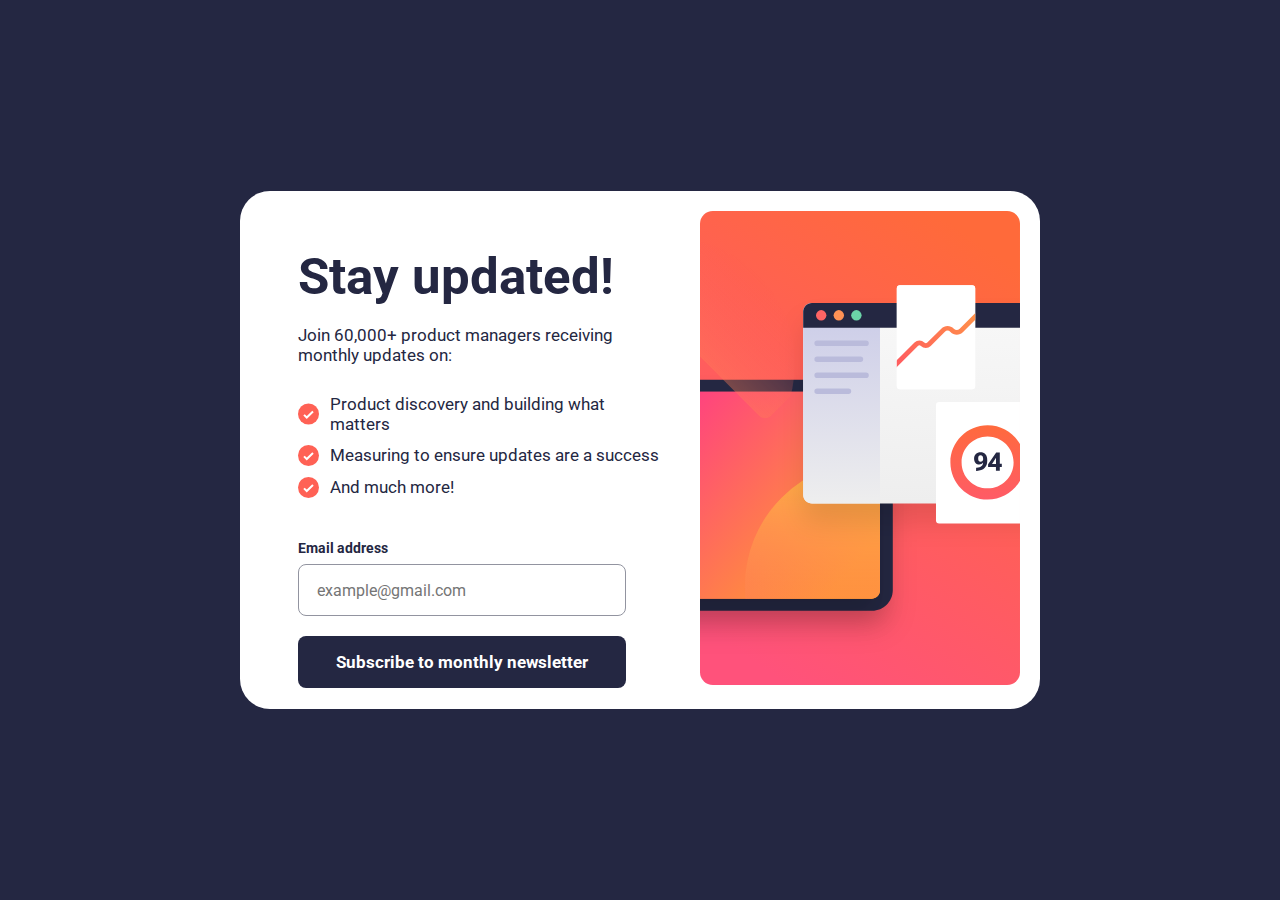
<file: index.html>
<!DOCTYPE html>
<html lang="en">
<head>
  <meta charset="UTF-8">
  <meta name="viewport" content="width=device-width, initial-scale=1.0">
  <link rel="stylesheet" href="css/style.css">
  <link rel="icon" type="image/png" sizes="32x32" href="./assets/images/favicon-32x32.png">
  <link rel="preconnect" href="https://fonts.googleapis.com">
  <link rel="preconnect" href="https://fonts.gstatic.com" crossorigin>
  <link href="https://fonts.googleapis.com/css2?family=Roboto:ital,wght@0,100;0,300;0,400;0,500;0,700;0,900;1,100;1,300;1,400;1,500;1,700;1,900&display=swap" rel="stylesheet">
  <title>Frontend Mentor | Newsletter sign-up form with success message</title>
</head>
<body>  
    <main>
        <section class="login">
            <h1>Stay updated!</h1>
            <p>Join 60,000+ product managers receiving monthly updates on:</p>
            <ul class="login__list">
                <li><img src="assets/images/icon-list.svg">Product discovery and building what matters</li>
                <li><img src="assets/images/icon-list.svg">Measuring to ensure updates are a success</li>
                <li><img src="assets/images/icon-list.svg">And much more!</li>
            </ul>
           <div class="loged">
               <span>Email address</span><span id="required" class="loged__required">Valid email required</span><br>
               <input type="email" id="inpt" class="loged__inpt" placeholder="example@gmail.com" required><br>
               <input type="submit" id="btn" class="loged__btn" value="Subscribe to monthly newsletter" onclick="verificar()">
           </div>
        </section>
        <section class="image">
            <picture>
                <source media="(max-width:900px)" srcset="assets/images/illustration-sign-up-mobile.svg">
                <img src="assets/images/illustration-sign-up-desktop.svg" class="image__ilust" onmouseenter="diminuir()" onmouseout="aumentar()">
            </picture>
        </section>
    </main> 
    <script src="js/script.js"></script>
</body>
</html>
</file>
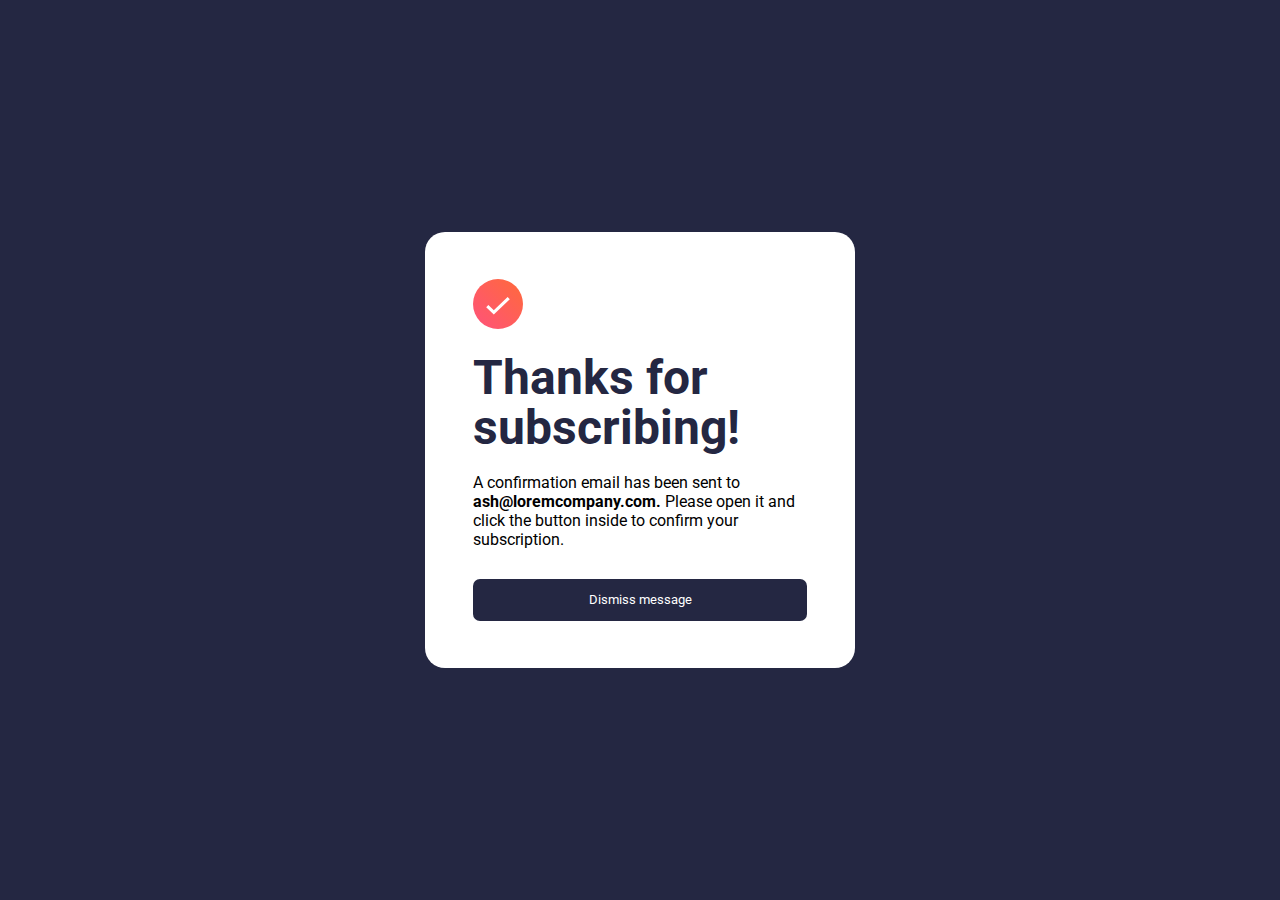
<file: pag/index.html>
<!DOCTYPE html>
<html lang="en">
<head>
    <meta charset="UTF-8">
    <meta name="viewport" content="width=device-width, initial-scale=1.0">
    <link rel="preconnect" href="https://fonts.googleapis.com">
    <link rel="preconnect" href="https://fonts.gstatic.com" crossorigin>
    <link href="https://fonts.googleapis.com/css2?family=Roboto:ital,wght@0,100;0,300;0,400;0,500;0,700;0,900;1,100;1,300;1,400;1,500;1,700;1,900&display=swap" rel="stylesheet">
    <title>Document</title>
    <style>
        html, body{
            height: 100%;
            background-color: hsl(234, 29%, 20%);
            display: flex;
            justify-content: center;
            align-items: center;
            font-family: roboto, sans-serif;

        }
        .box{
            background-color: white;
            padding: 5%;
            width: 35%;
            border-radius: 20px;
        }
        .img-checked{
            width: 50px;
        }
        h1{
            font-size: 3em;
            margin: 20px 0;
            line-height: 50px;
            color: hsl(234, 29%, 20%);
        }
        button{
            width: 100%;
            padding: 4% 0;
            border-radius: 7px;
            background-color: hsl(234, 29%, 20%);
            color: white;
            font-family: roboto, sans-serif;
            border: transparent;
            cursor: pointer;
            margin-top: 4%;
        }
        @media screen and (max-width:800px) and (min-width:596px) {
            .box{
                width: 50%;
            }
            h1{
                font-size: 2.7em;
                line-height: 45px;
            }
        }
        @media screen and (max-width:596px) {
            .box{
                width: 100%;
                height: 100%;
                display: flex;
                flex-direction: column;
                justify-content: center;
                text-align: center;
            }
            .img-checked{
                margin:0 auto;
            }
            button{
                width: 50%;
            }
        }
    </style>
</head>
<body>
    <section class="box">
        <img src="../assets/images/icon-success.svg" class="img-checked">
        <h1>Thanks for subscribing!</h1>
        <p>
            A confirmation email has been sent to <strong>ash@loremcompany.com.</strong>
            Please open it and click the button inside to confirm your subscription.
            
        </p>
        <a href="../index.html"><button>Dismiss message</button></a>
    </section>
</body>
</html>
</file>
<file: css/style.css>
*{
    margin: 0;
    padding: 0;
    box-sizing: border-box;
    outline: 0;
}

:root{
    --fontroboto:'roboto'
}

html{
    height: 100vh;   
    font-family: var(--fontroboto);
    background-color: hsl(234, 29%, 20%);
}
body{
    height: 100vh;
    display: flex;
    justify-content: center;
    align-items: center;
}
main{
    width: 60%;
    min-width: 800px;
    display: flex;
    justify-content: space-between;
    background-color: white;
    border-radius:30px;
    padding: 20px;
    color:hsl(234, 29%, 20%);
    animation: animacao .8s;
}

@keyframes animacao{
    0%{
        scale: 0.9 ;
    }
}

.login{
    display: flex;
    flex-direction: column;
    flex: 1;
    justify-content: center;
    padding: 0 5%;
}

.login h1{
    font-size: 4vw;
}

.login p:nth-of-type(1){
    margin: 5% 0;
    font-size: 17px;
}

.login__list{
    list-style: none;
}

.login__list li{
    font-size: 17px;
    display: flex;
    gap: 3%;
    margin: 3% 0;
}

.loged{
    margin:8% 0;
    position: relative;
}

.loged input{
    width: 90%;
    height: 60%;
    padding: 0 5%;
}

.loged span{
    font-weight: 700;
    font-size: 14px;
}

.loged__required{
    color: hsl(4, 100%, 67%);
    position: absolute;
    right: 10%;
    display: none;
}

.loged__inpt{
    font:16px var(--fontroboto);    
    color:  hsl(231, 7%, 60%);
    border-radius:8px;
    border: 1px solid hsl(231, 7%, 60%);
    margin: 7px 0 20px 0;
}

.loged__btn{
    background-color: hsl(234, 29%, 20%);
    border-radius: 8px;
    border: transparent;
    cursor:pointer;
    color: white;
    font: 700 17px var(--fontroboto);
}

.image{
    max-width: 25vw;
    min-width: 300px;
}

.image__ilust{
    width: 100%;
    transition: scale .6s;
}

@media screen and (min-width:1920px) {
    .login{
        padding: 0 7%;
    }
    .image{
        min-width: 450px;
    }
}
@media screen and (max-width:900px){
    body{
        height: 120vh;
    }
    main{
        width:500px;
        min-width: 0;
        min-height: 850px;
        flex-direction: column-reverse;
        text-align: center;
    }
    .image{
        width:100%;
        max-width: none;
    }
    .image__ilust{
        border-top-left-radius: 20px;
        border-top-right-radius: 20px;
    }
    .login h1{
        font-size: 2.7em;
    }
    .loged{
        text-align: left;
        margin: 7% 0;
    }
    .loged input{
        width: 100%;
    }
    .loged__required{
        right: 0;
    }
}

@media screen and (max-width:596px) {
    body{
        height: 100vh;
    }
    main{
        width: 100%;
        height: 100%;
        border-radius: 0;
        animation: 0;
        gap: 7%;
        justify-content: center;
        padding: 0px 20px;
    }
    .login{
        justify-content: flex-start;
        flex: 0;
    }
    .login h1{
        font-size: 11vw;
    }
    .image{
        min-width: 0;
    }
}
@media screen and (max-width:375px){
    body{
        height: 120vh;
    }
    main{
        gap: 5%;
    }
    .loged__btn{
        font-size: 14px;
    }
}
</file>
